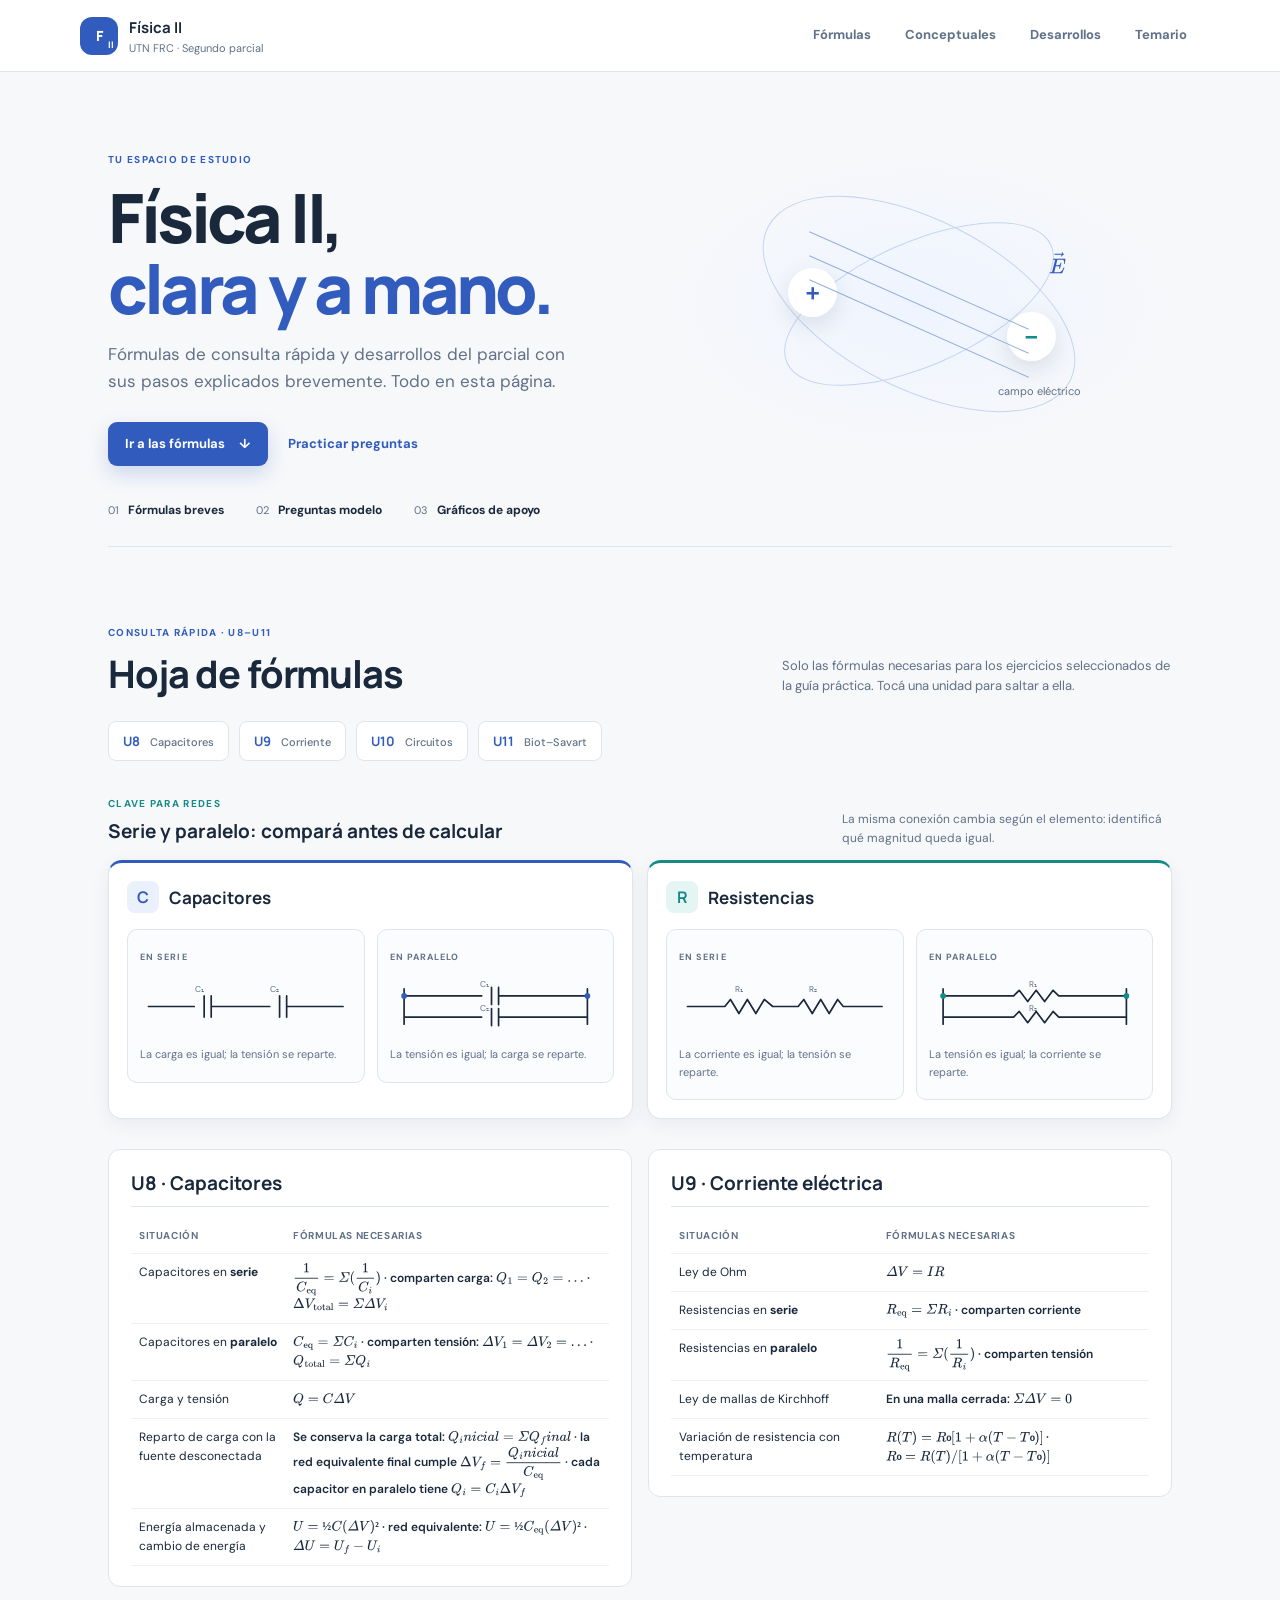
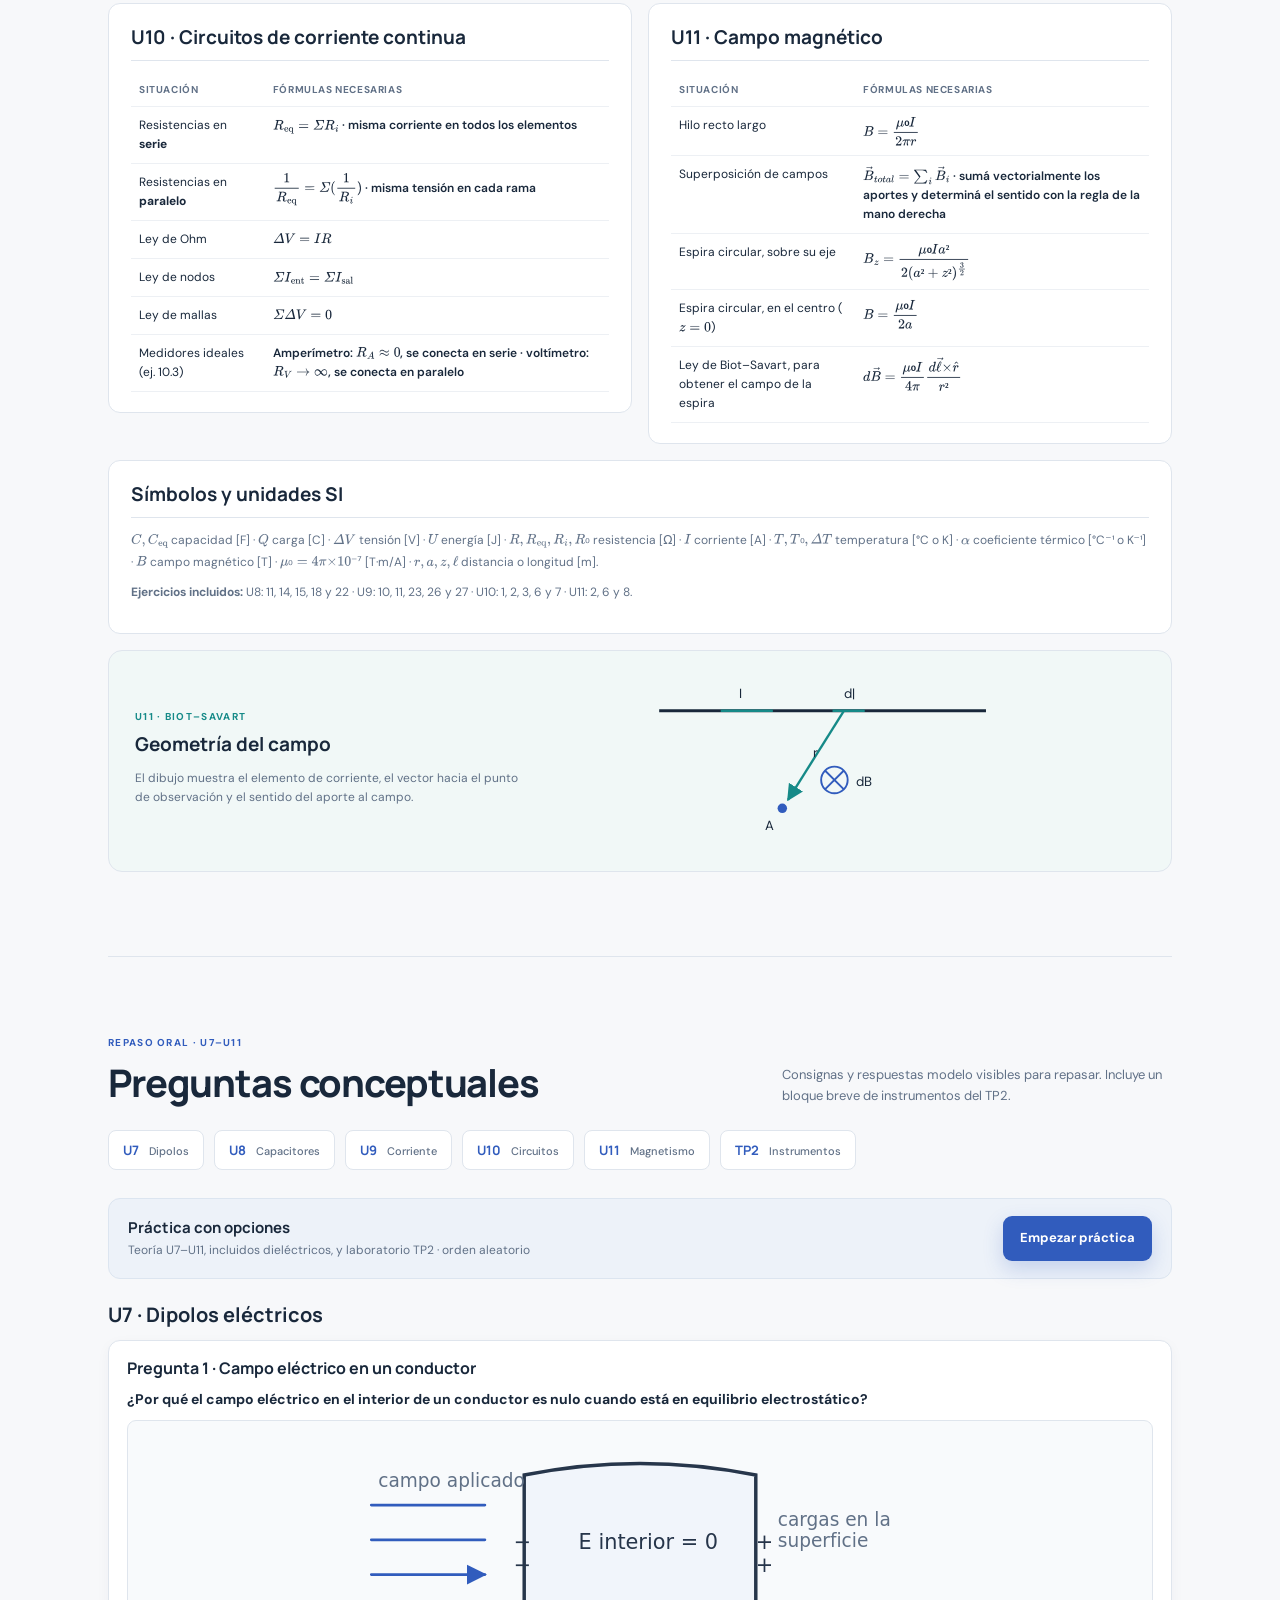
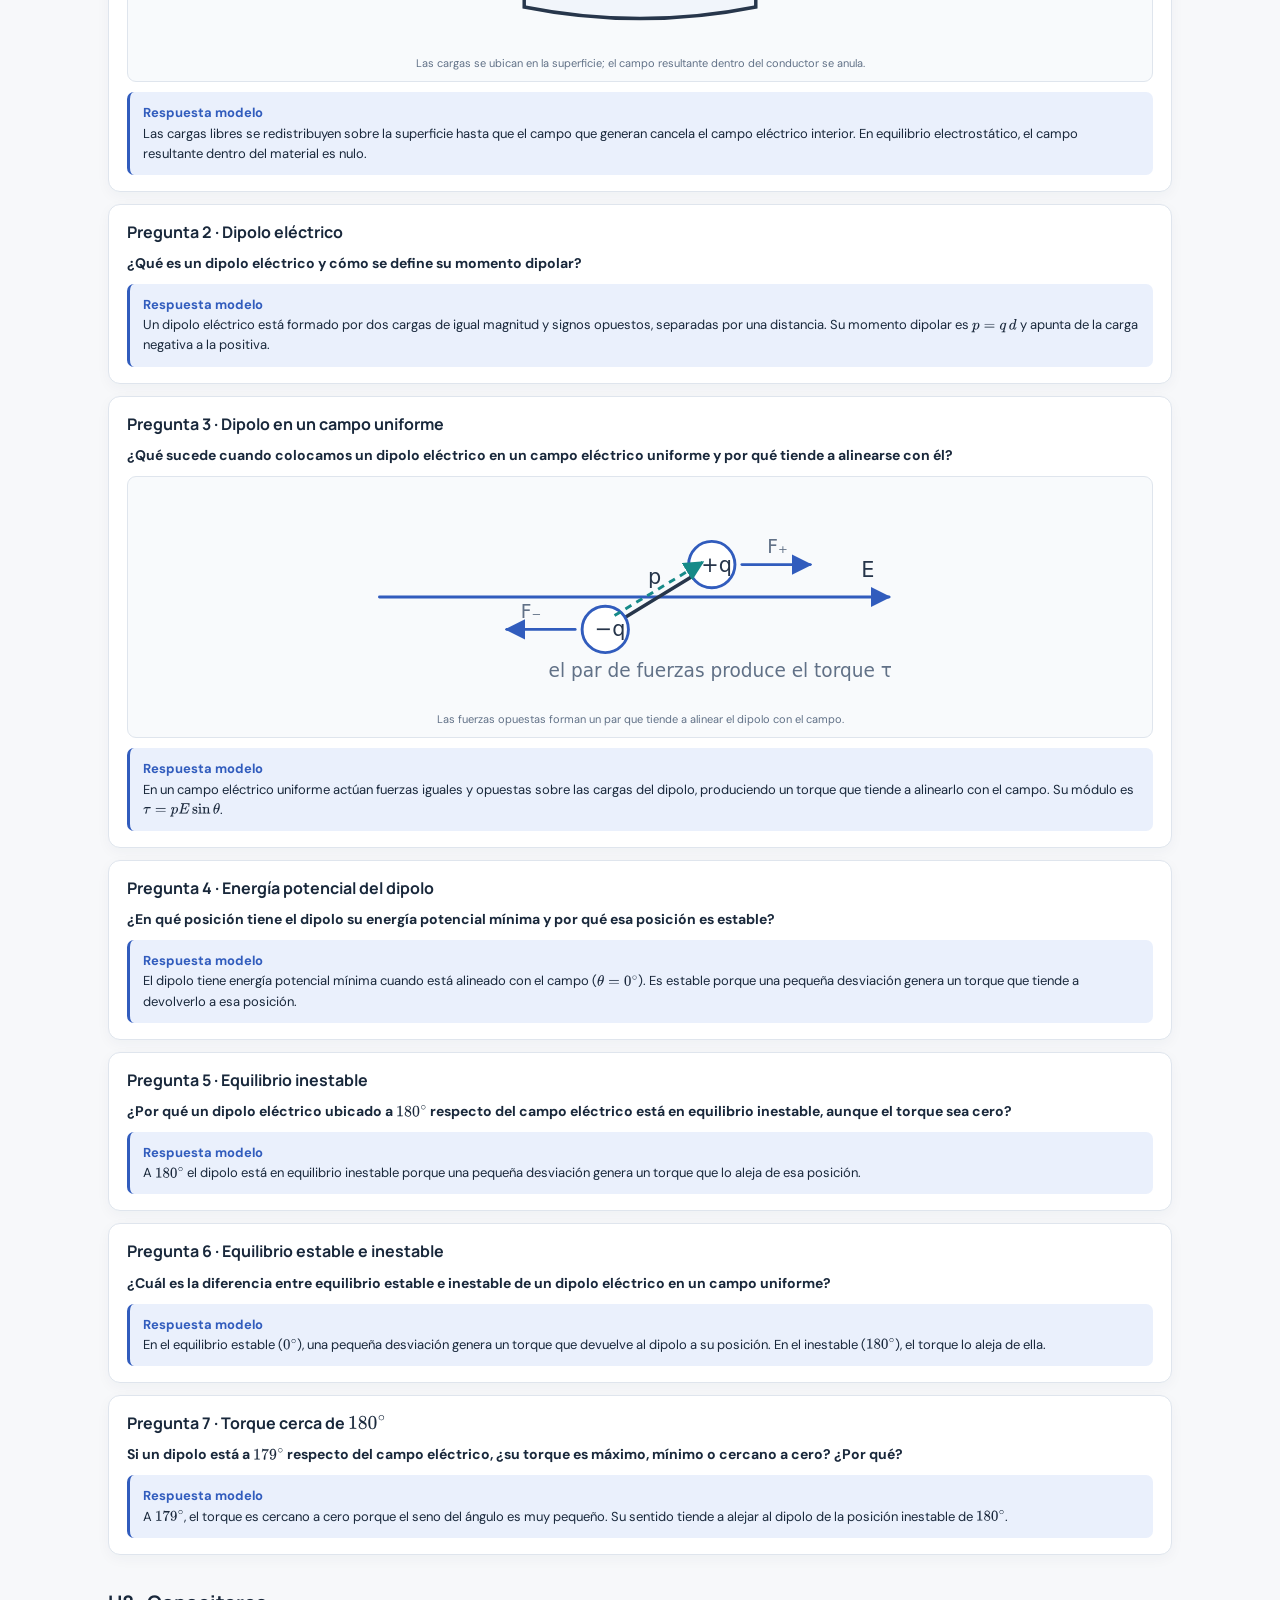
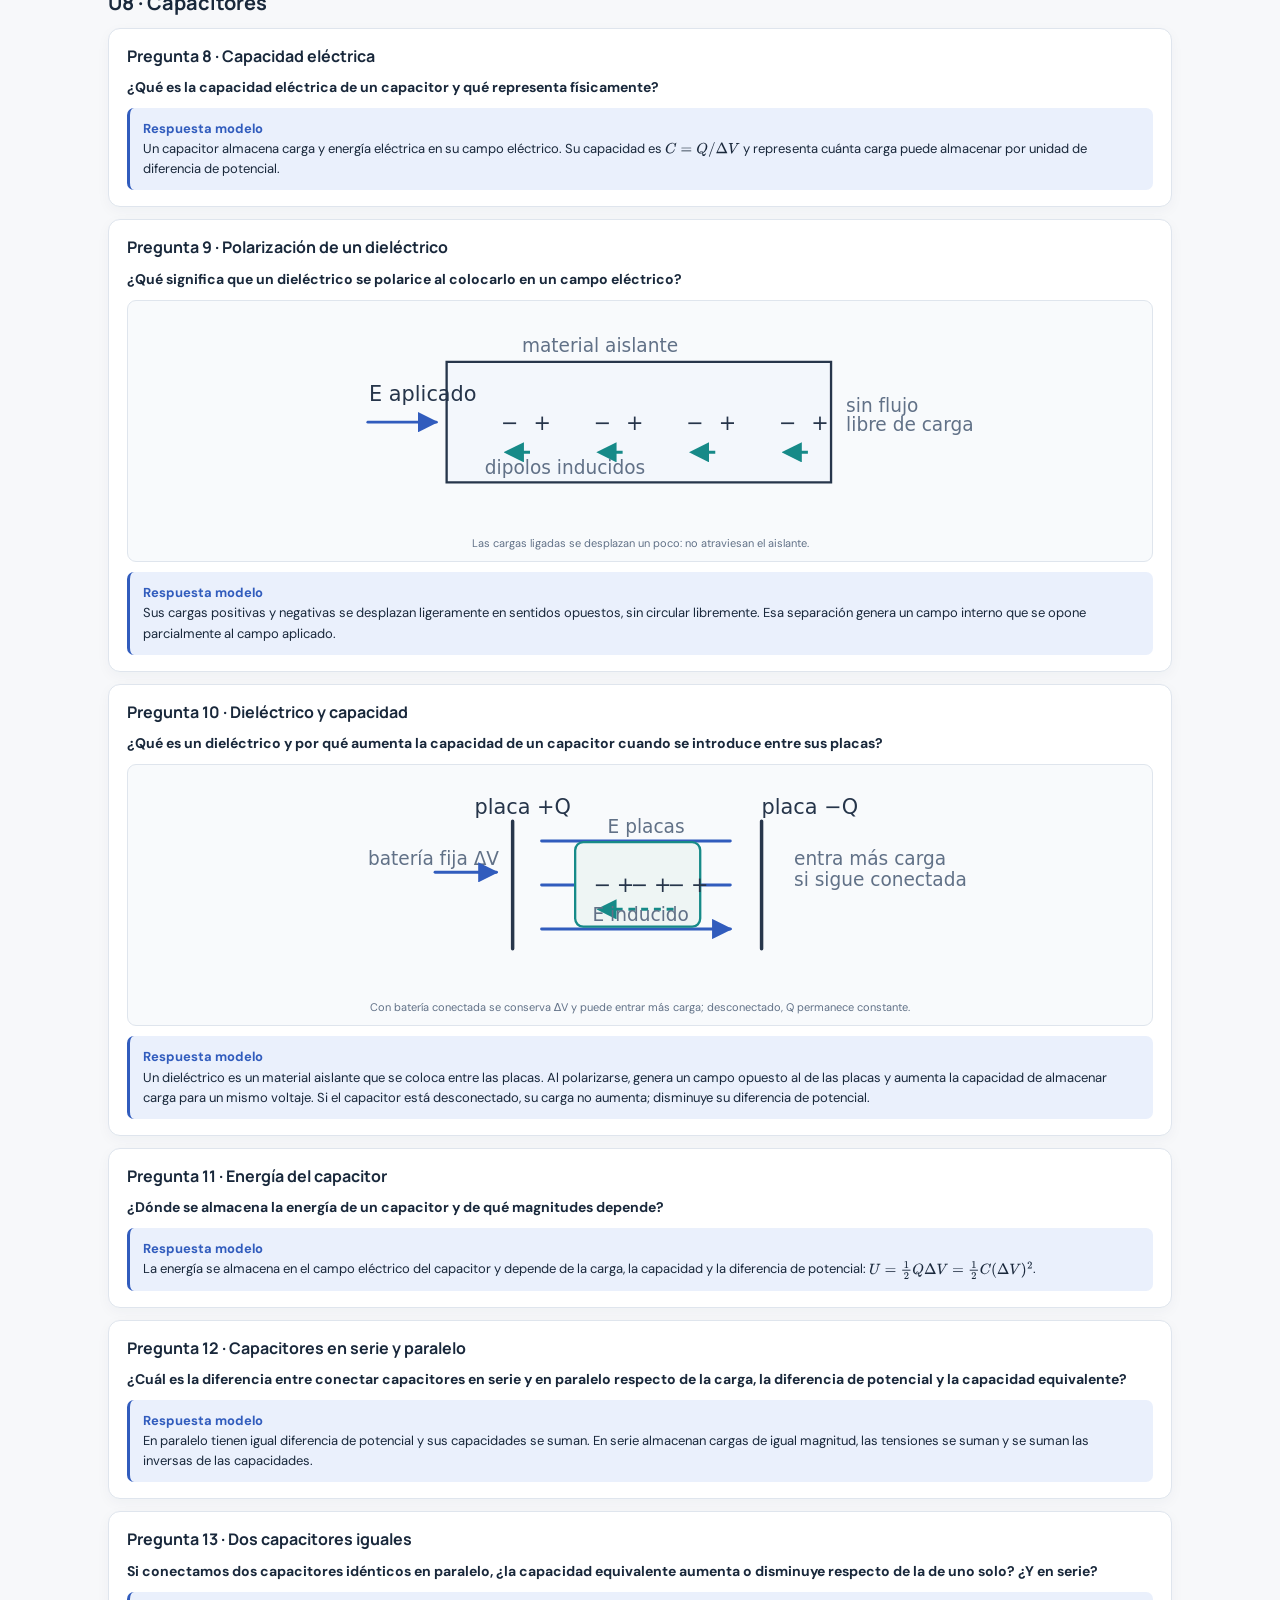
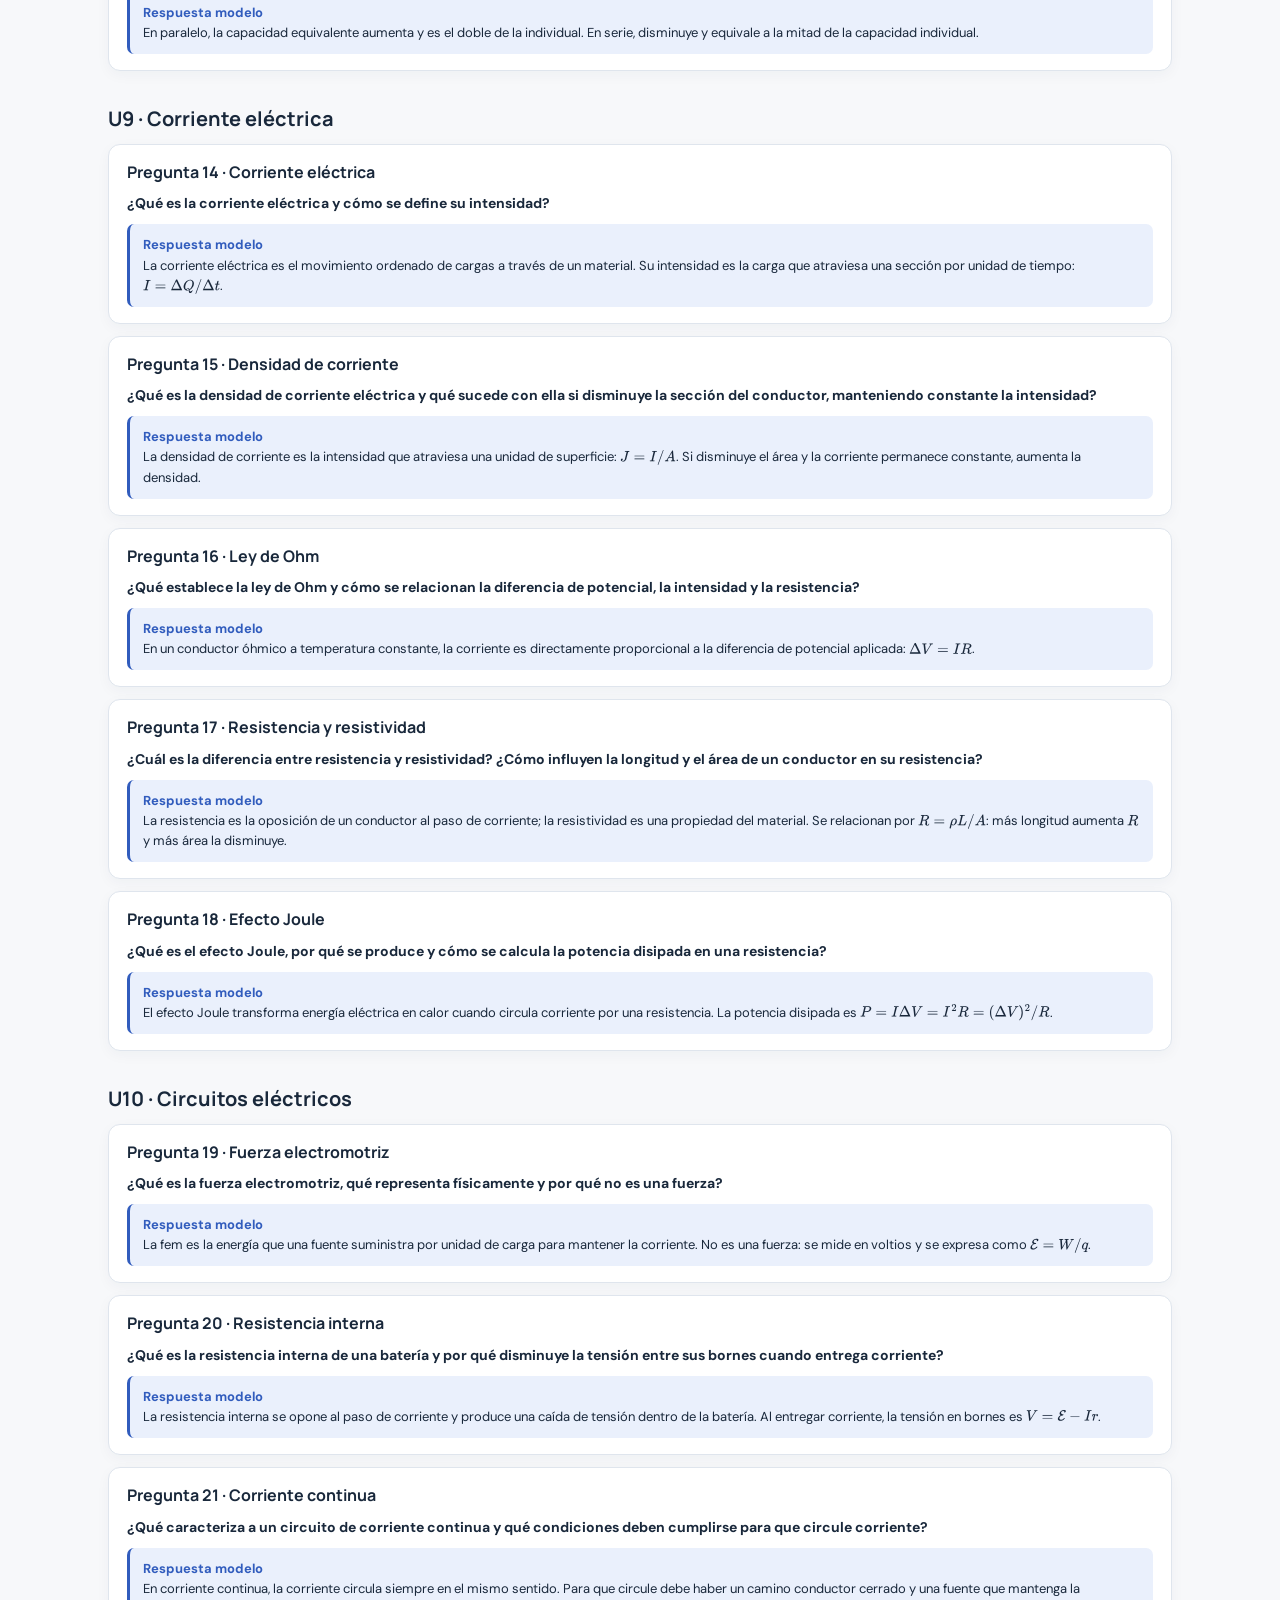
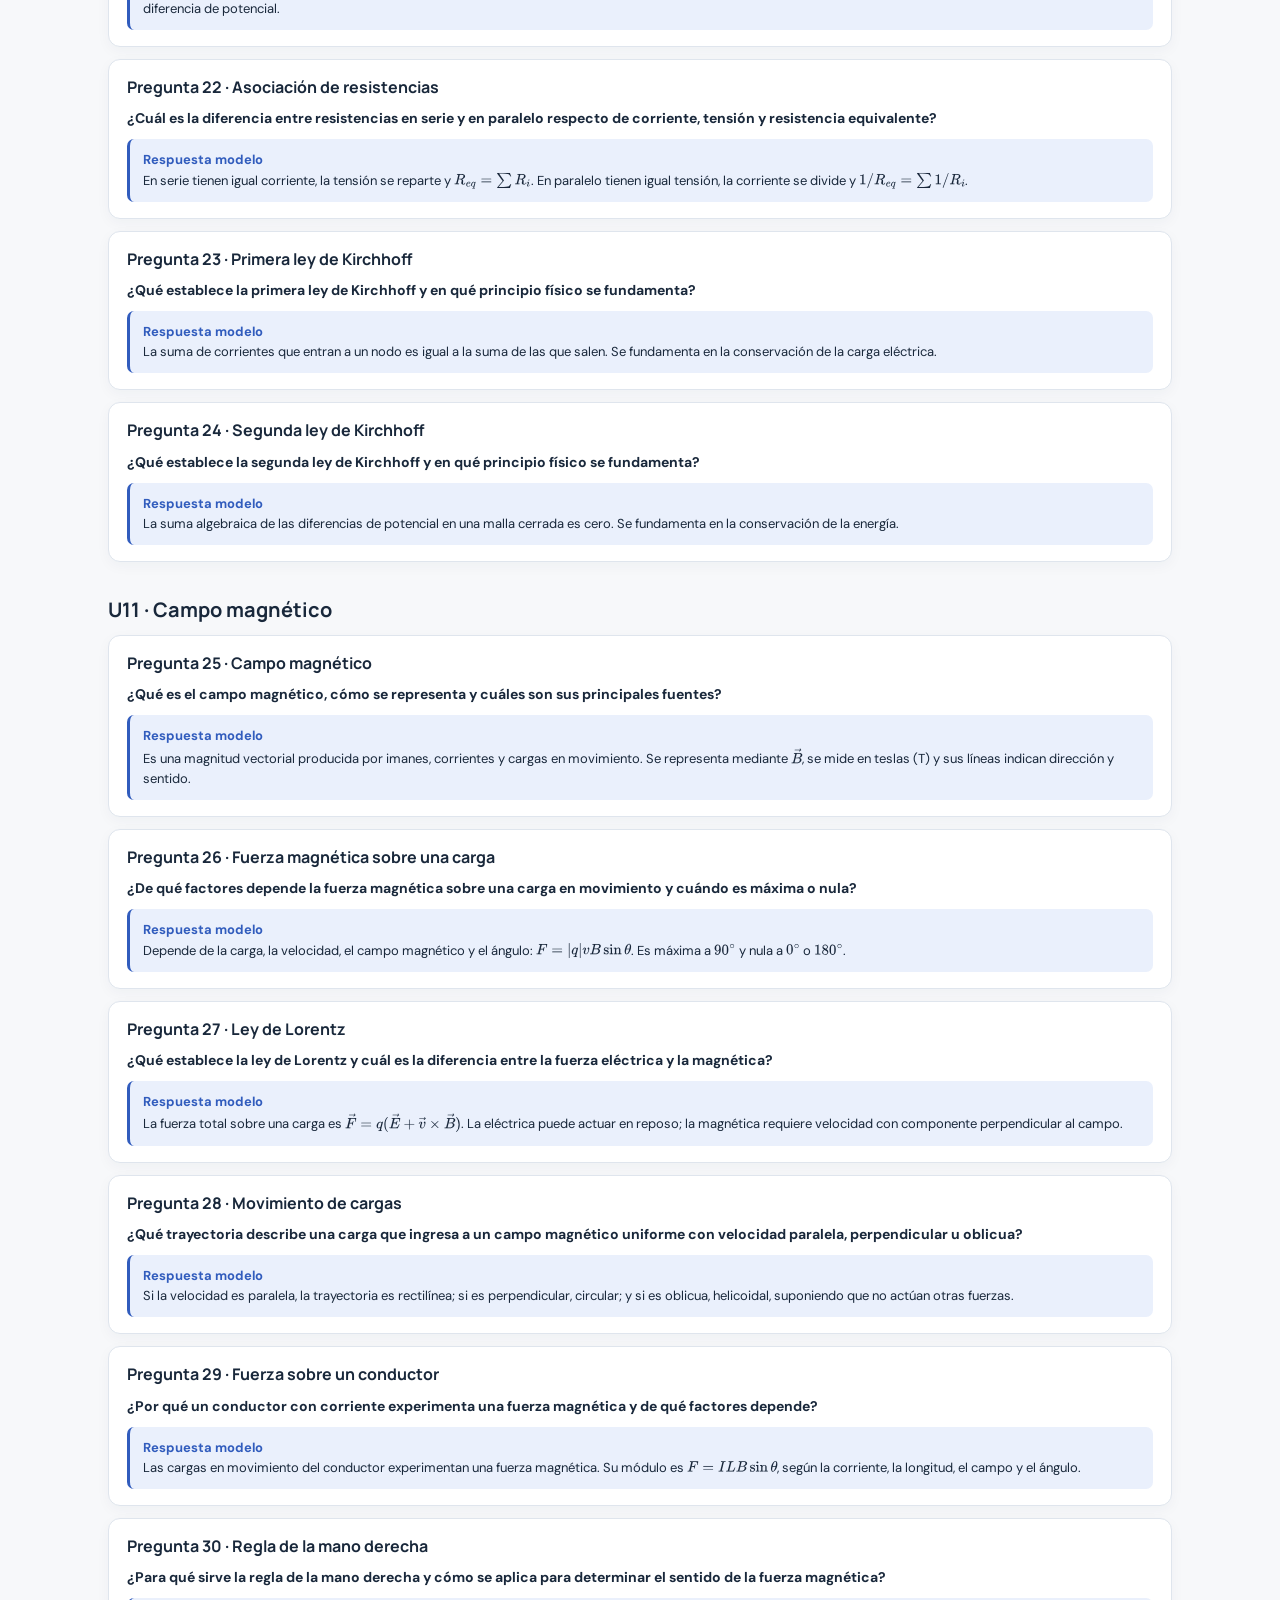
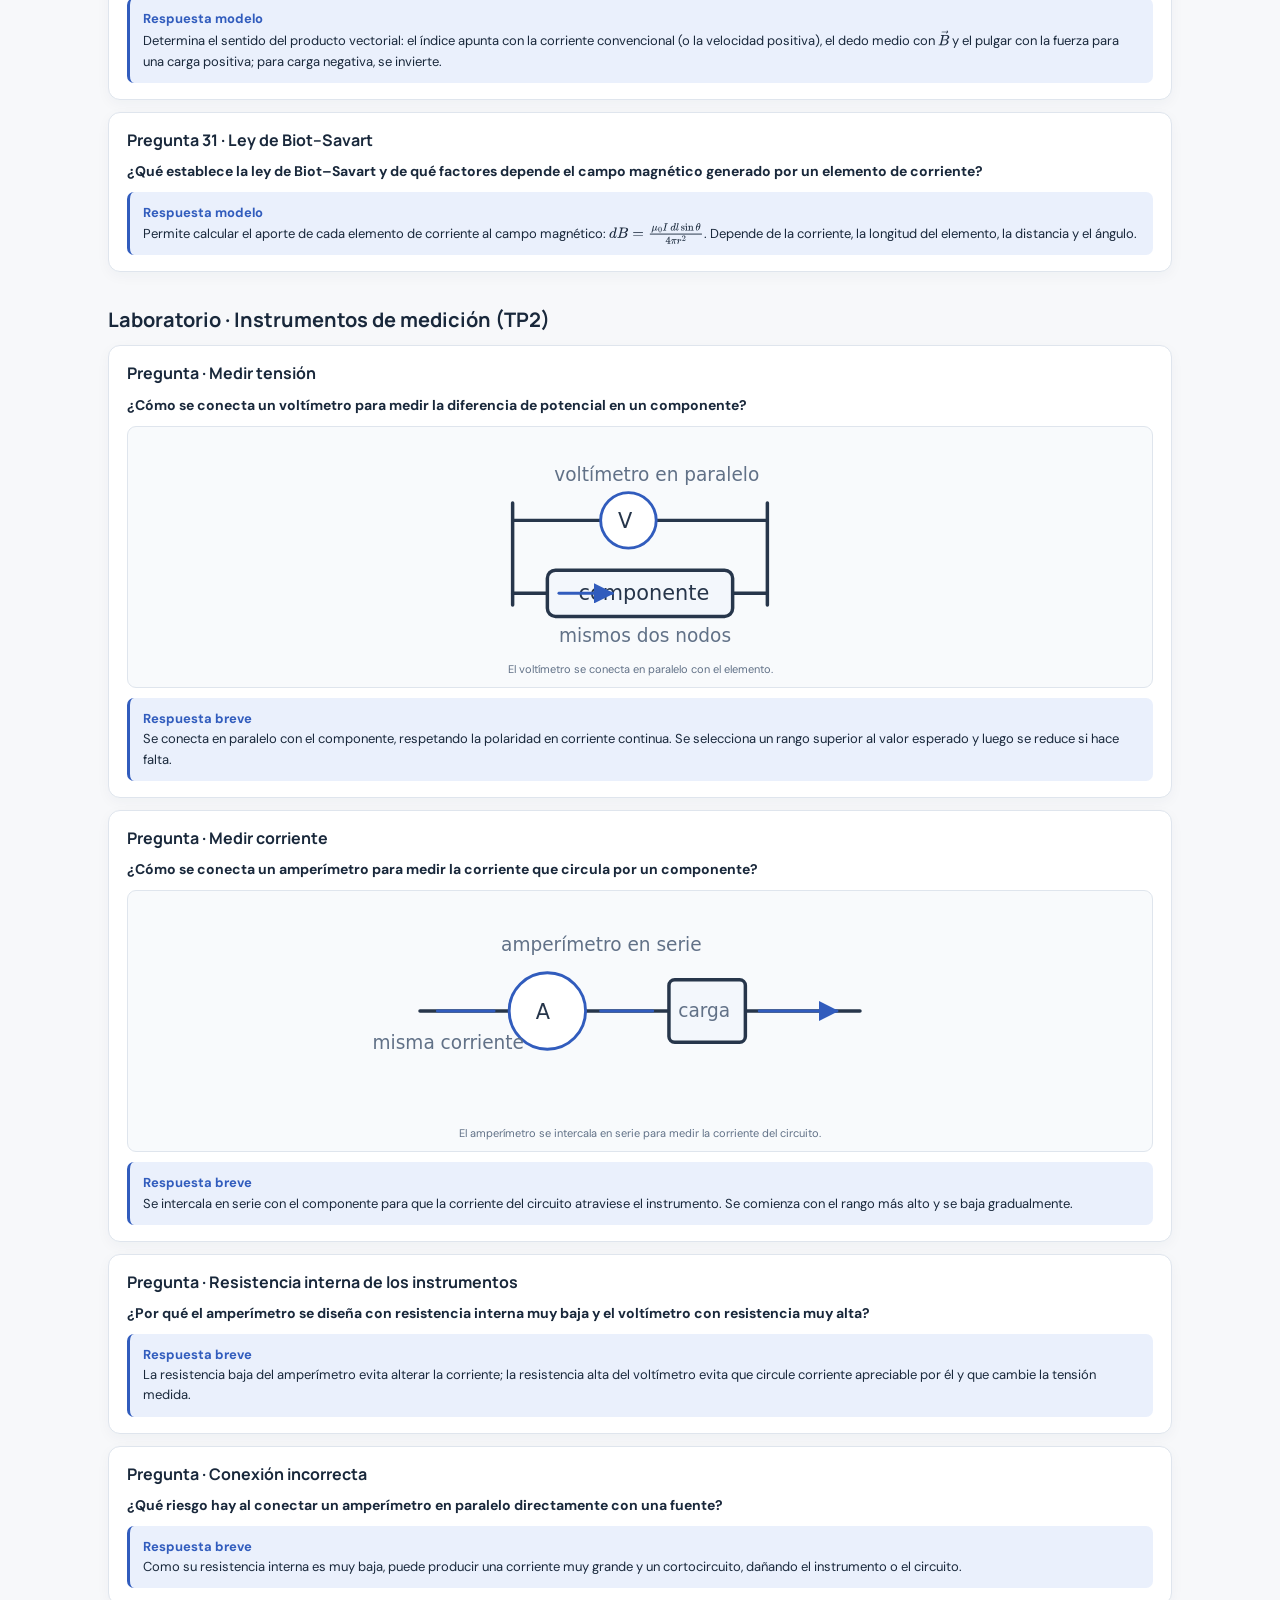
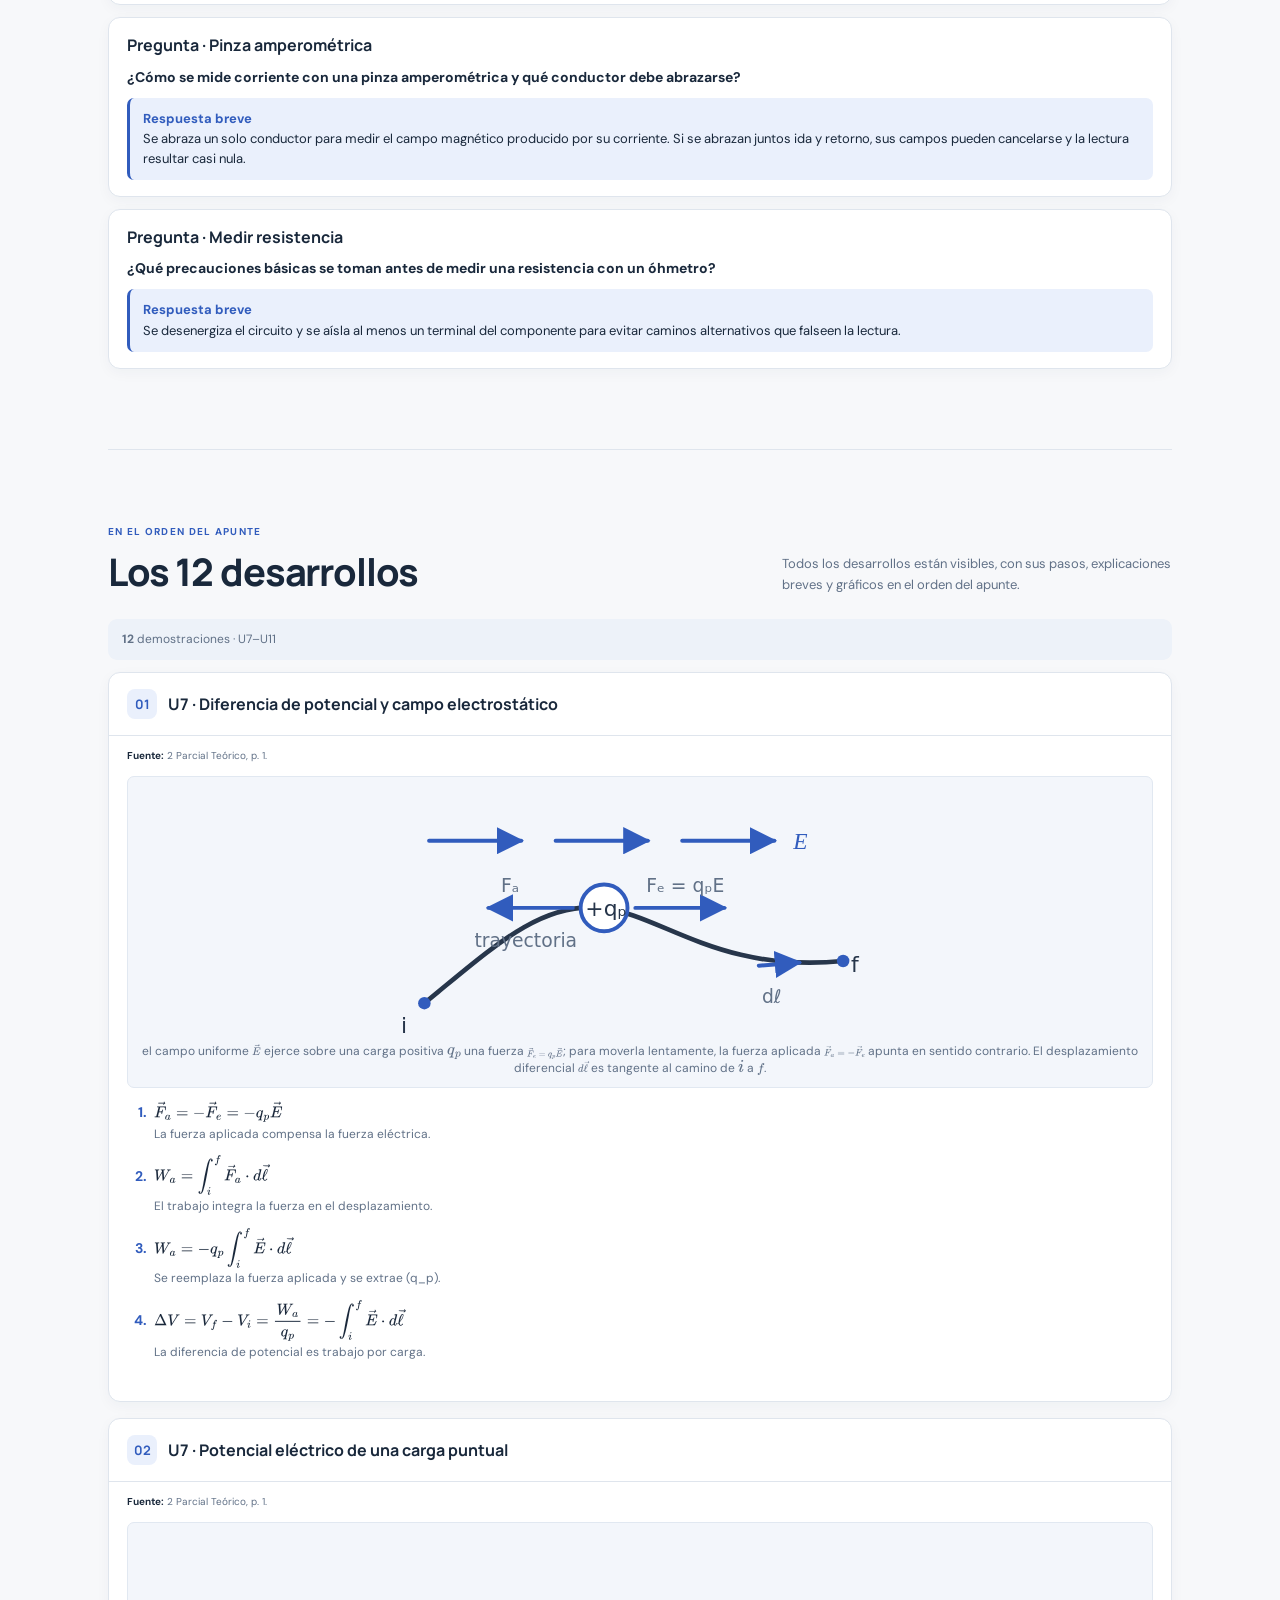
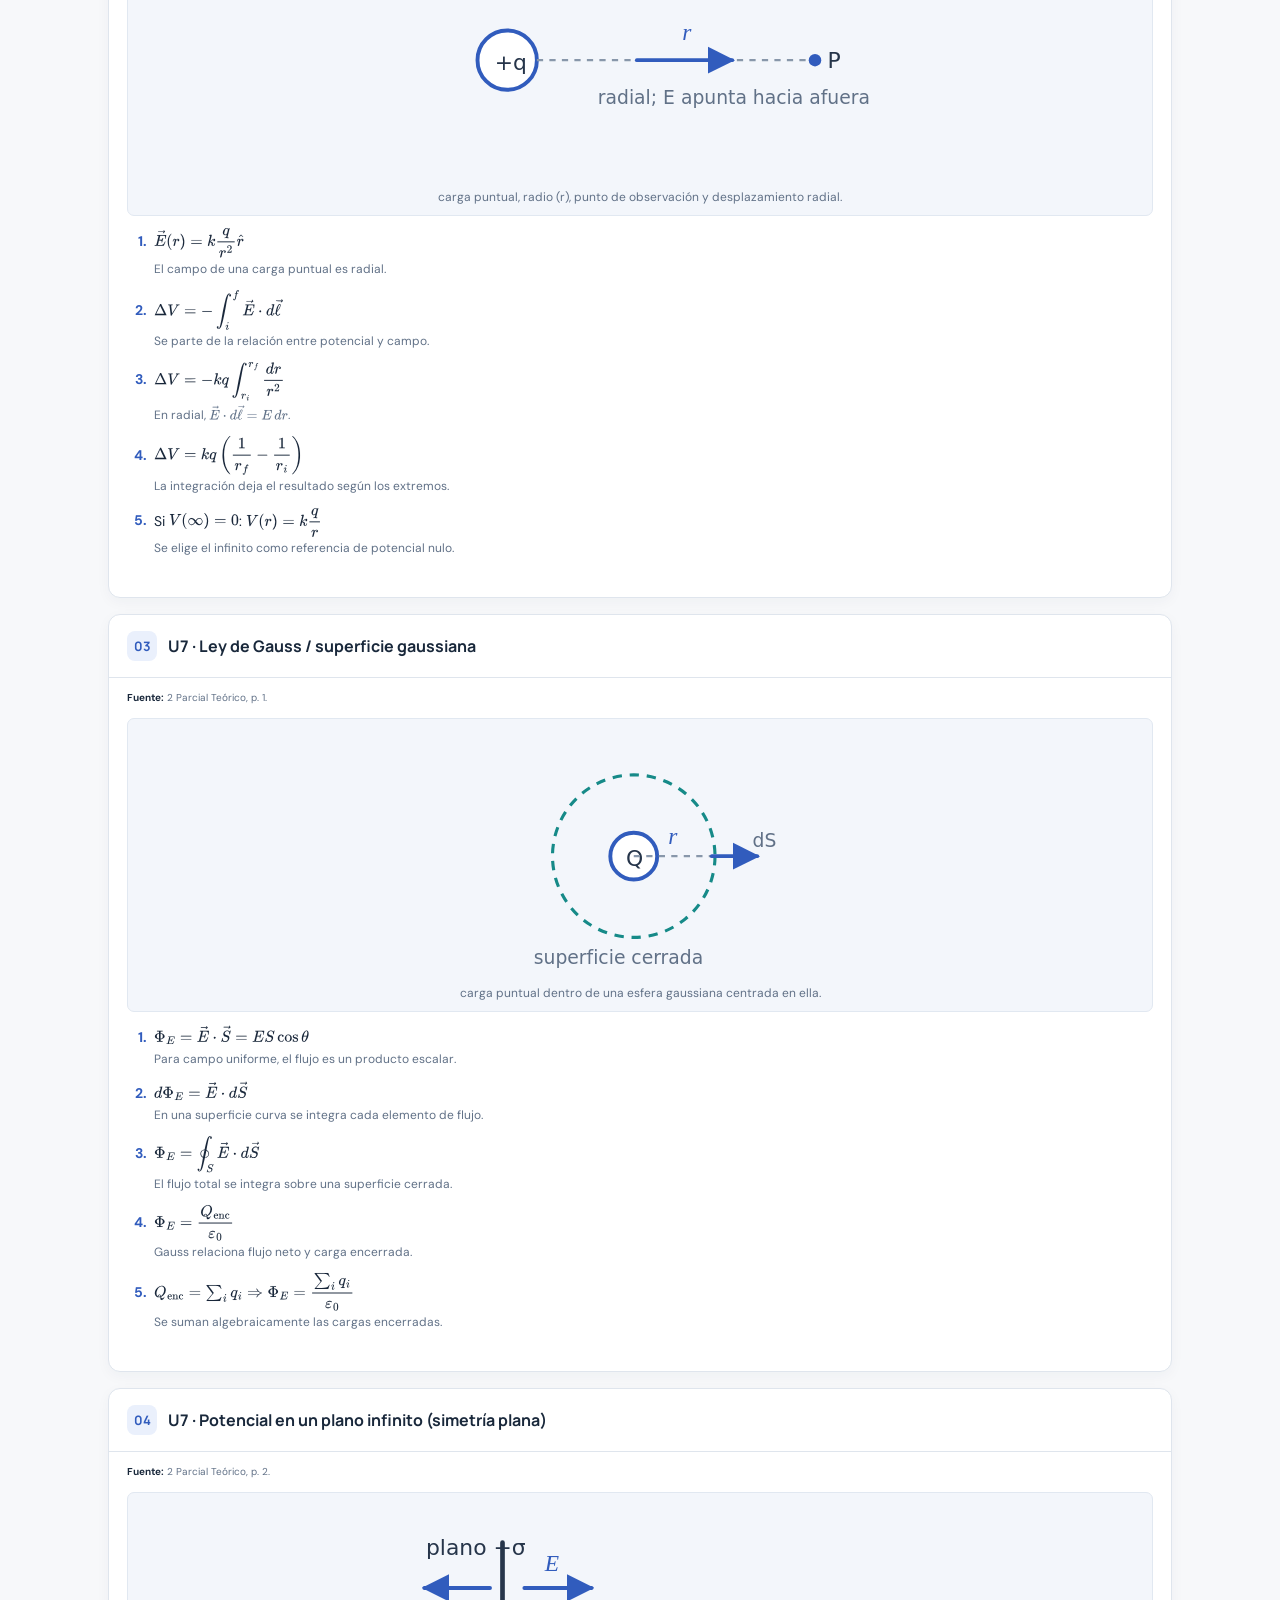
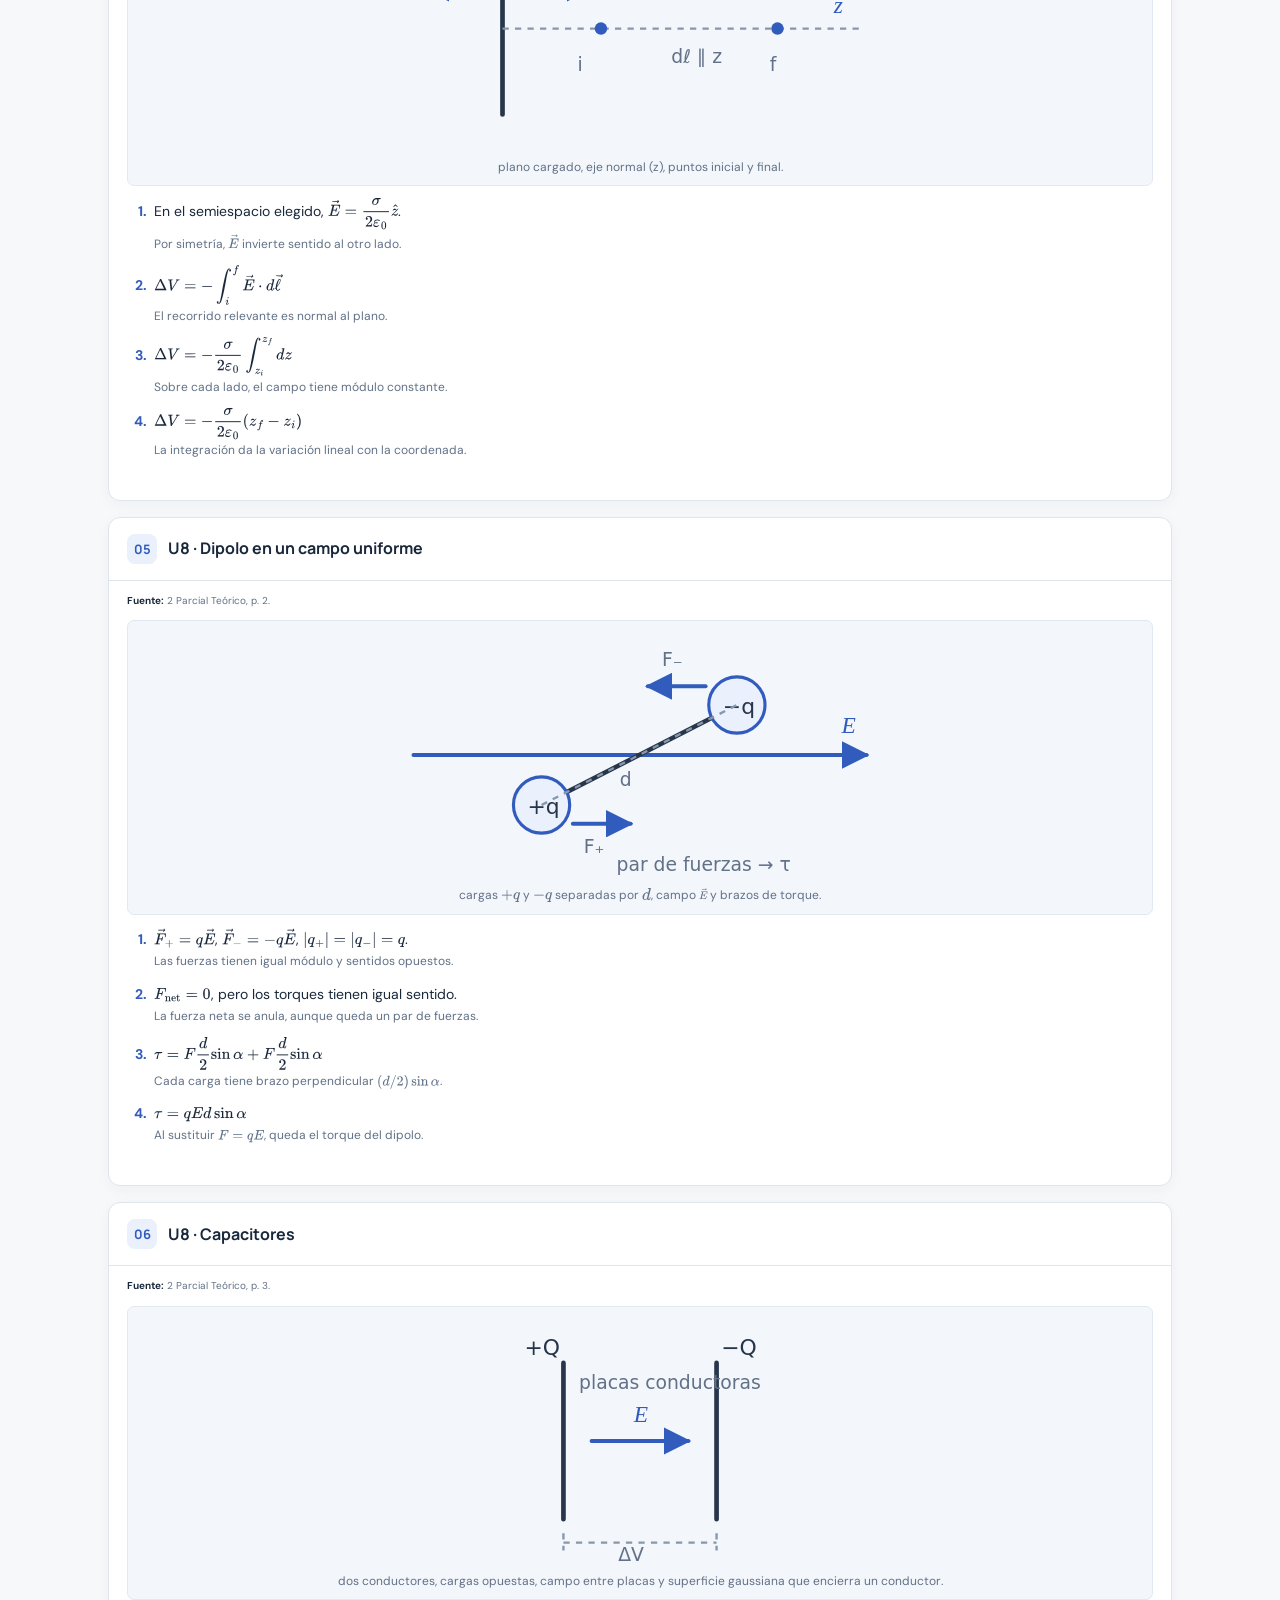
<file: index.html>
<!doctype html>
<html lang="es">
<head>
  <meta charset="utf-8">
  <meta name="viewport" content="width=device-width, initial-scale=1">
  <meta name="theme-color" content="#f7f8fa">
  <meta name="description" content="Apuntes online de Física II para el segundo parcial: fórmulas, respuestas conceptuales, instrumentos de laboratorio y desarrollos teóricos.">
  <link rel="icon" type="image/svg+xml" href="favicon.svg?v=1">
  <title>Física II · Apuntes para el segundo parcial</title>
  <link rel="stylesheet" href="css/site.css?v=7">
  <script>window.MathJax={tex:{inlineMath:[['\\(','\\)']],displayMath:[['\\[','\\]']]},svg:{fontCache:'global'},options:{enableMenu:false}};</script>
  <script src="vendor/tex-svg.js" defer></script>
  <script src="content/graficos.js?v=5" defer></script>
  <script src="js/site.js?v=8" defer></script>
  <script src="content/quiz.js?v=2" defer></script>
  <script src="js/quiz.js?v=2" defer></script>
</head>
<body>
  <header class="top">
    <a class="brand" href="#inicio" aria-label="Física II, inicio"><span class="brand-mark">F<span>II</span></span><span><b>Física II</b><small>UTN FRC · Segundo parcial</small></span></a>
    <nav aria-label="Contenido principal">
      <a href="#formulas">Fórmulas</a>
      <a href="#conceptuales">Conceptuales</a>
      <a href="#desarrollos">Desarrollos</a>
      <a href="#alcance">Temario</a>
    </nav>
  </header>

  <main id="inicio">
    <section class="hero">
      <div class="hero-copy">
        <p class="eyebrow">TU ESPACIO DE ESTUDIO</p>
        <h1>Física II,<br><em>clara y a mano.</em></h1>
        <p class="intro">Fórmulas de consulta rápida y desarrollos del parcial con sus pasos explicados brevemente. Todo en esta página.</p>
        <div class="hero-actions"><a class="button primary" href="#formulas">Ir a las fórmulas <span>↓</span></a><a class="text-link" href="#conceptuales">Practicar preguntas</a></div>
      </div>
      <div class="hero-art" aria-hidden="true">
        <div class="orbit orbit-one"></div><div class="orbit orbit-two"></div>
        <div class="charge plus">+</div><div class="charge minus">−</div>
        <div class="field-line f1"></div><div class="field-line f2"></div><div class="field-line f3"></div>
        <span class="art-label">\(\vec E\)</span><span class="art-caption">campo eléctrico</span>
      </div>
      <div class="hero-meta"><span>01 <b>Fórmulas breves</b></span><span>02 <b>Preguntas modelo</b></span><span>03 <b>Gráficos de apoyo</b></span></div>
    </section>

    <section class="section" id="formulas">
      <div class="section-head"><div><p class="eyebrow">CONSULTA RÁPIDA · U8–U11</p><h2>Hoja de fórmulas</h2></div><p>Solo las fórmulas necesarias para los ejercicios seleccionados de la guía práctica. Tocá una unidad para saltar a ella.</p></div>
      <nav class="unit-nav" aria-label="Índice de fórmulas"><a href="#u8">U8 <small>Capacitores</small></a><a href="#u9">U9 <small>Corriente</small></a><a href="#u10">U10 <small>Circuitos</small></a><a href="#u11">U11 <small>Biot–Savart</small></a></nav>
      <div class="compare-intro"><div><span class="label">CLAVE PARA REDES</span><h3>Serie y paralelo: compará antes de calcular</h3></div><p>La misma conexión cambia según el elemento: identificá qué magnitud queda igual.</p></div>
      <div class="compare-grid">
        <article class="compare-card cap"><div class="compare-title"><span class="symbol">C</span><h4>Capacitores</h4></div>
          <div class="topology"><div><b>EN SERIE</b><svg viewBox="0 0 300 70" role="img" aria-label="Dos capacitores en una rama en serie"><path d="M12 35H77 M91 20V50 M101 20V50 M101 35H184 M198 20V50 M208 20V50 M208 35H288"/><text x="78" y="15">C₁</text><text x="185" y="15">C₂</text></svg><p>La carga es igual; la tensión se reparte.</p></div>
          <div><b>EN PARALELO</b><svg viewBox="0 0 300 70" role="img" aria-label="Dos capacitores conectados entre los mismos nodos en paralelo"><path d="M20 10V60 M280 10V60 M20 20H130 M144 8V32 M154 8V32 M154 20H280 M20 50H130 M144 38V62 M154 38V62 M154 50H280"/><circle cx="20" cy="20" r="4"/><circle cx="280" cy="20" r="4"/><text x="128" y="8">C₁</text><text x="128" y="42">C₂</text></svg><p>La tensión es igual; la carga se reparte.</p></div></div>
        </article>
        <article class="compare-card res"><div class="compare-title"><span class="symbol">R</span><h4>Resistencias</h4></div>
          <div class="topology"><div><b>EN SERIE</b><svg viewBox="0 0 300 70" role="img" aria-label="Dos resistencias en una rama en serie"><path d="M12 35H65 L73 25 85 45 97 25 109 45 121 25 133 35 H169 L177 25 189 45 201 25 213 45 225 25 233 35H288"/><text x="80" y="15">R₁</text><text x="184" y="15">R₂</text></svg><p>La corriente es igual; la tensión se reparte.</p></div>
          <div><b>EN PARALELO</b><svg viewBox="0 0 300 70" role="img" aria-label="Dos resistencias conectadas entre los mismos nodos en paralelo"><path d="M20 10V60 M280 10V60 M20 20H120 L128 12 140 28 152 12 164 28 176 12 184 20H280 M20 50H120 L128 42 140 58 152 42 164 58 176 42 184 50H280"/><circle cx="20" cy="20" r="4"/><circle cx="280" cy="20" r="4"/><text x="142" y="8">R₁</text><text x="142" y="42">R₂</text></svg><p>La tensión es igual; la corriente se reparte.</p></div></div>
        </article>
      </div>
      <div id="formula-content" class="formula-content"></div>
      <figure class="graphic-card biot-card"><div class="graphic-copy"><span class="label">U11 · BIOT–SAVART</span><h3>Geometría del campo</h3><p>El dibujo muestra el elemento de corriente, el vector hacia el punto de observación y el sentido del aporte al campo.</p></div><svg viewBox="0 0 420 190" role="img" aria-label="Elemento de corriente dl, punto A y vector r entre ambos"><path class="wire" d="M35 42H380"/><path class="arrow" d="M100 42H155"/><text x="119" y="28">I</text><path class="geom" d="M230 42L165 145"/><circle class="point" cx="165" cy="145" r="5"/><text x="147" y="168">A</text><text x="197" y="91">r</text><path class="arrow" d="M218 42H252"/><text x="230" y="28">dℓ</text><circle class="field" cx="220" cy="115" r="14"/><path class="field" d="M210 105L230 125M230 105L210 125"/><text x="243" y="121">dB</text></svg></figure>
    </section>

    <section class="section question-section" id="conceptuales">
      <div class="section-head"><div><p class="eyebrow">REPASO ORAL · U7–U11</p><h2>Preguntas conceptuales</h2></div><p>Consignas y respuestas modelo visibles para repasar. Incluye un bloque breve de instrumentos del TP2.</p></div>
      <nav class="unit-nav" aria-label="Índice de preguntas"><a href="#preguntas-u7">U7 <small>Dipolos</small></a><a href="#preguntas-u8">U8 <small>Capacitores</small></a><a href="#preguntas-u9">U9 <small>Corriente</small></a><a href="#preguntas-u10">U10 <small>Circuitos</small></a><a href="#preguntas-u11">U11 <small>Magnetismo</small></a><a href="#preguntas-lab">TP2 <small>Instrumentos</small></a></nav>
      <div class="quiz-launch"><div><b>Práctica con opciones</b><span>Teoría U7–U11, incluidos dieléctricos, y laboratorio TP2 · orden aleatorio</span></div><button class="button primary" id="start-quiz" type="button">Empezar práctica</button></div>
      <div id="quiz-app" class="quiz-app" hidden></div>
      <div id="question-content" class="question-content"></div>
    </section>

    <section class="section derivation-section" id="desarrollos">
      <div class="section-head"><div><p class="eyebrow">EN EL ORDEN DEL APUNTE</p><h2>Los 12 desarrollos</h2></div><p>Todos los desarrollos están visibles, con sus pasos, explicaciones breves y gráficos en el orden del apunte.</p></div>
      <div class="dev-toolbar"><span><b>12</b> demostraciones · U7–U11</span></div>
      <div id="development-content" class="development-content"></div>
    </section>

    <section class="section scope" id="alcance"><div><p class="eyebrow">ÍNDICE DEL TEMARIO</p><h2>Qué entra en este material</h2><p>Contenido organizado para el segundo parcial de Física II, UTN FRC.</p></div><div class="scope-grid"><div><b>U7</b><span>Potencial electrostático y ley de Gauss</span></div><div><b>U8</b><span>Capacitores, carga y circuitos equivalentes</span></div><div><b>U9</b><span>Corriente, resistividad, potencia y circuitos RC</span></div><div><b>U10</b><span>Corriente continua, Kirchhoff e instrumentos</span></div><div><b>U11</b><span>Magnetismo hasta la ley de Biot–Savart inclusive</span></div></div><p class="scope-note">En la hoja práctica de U8 no se incluyen dieléctricos. En U11 quedan fuera Ampère, solenoides, toroides y fuerzas magnéticas prácticas. El desarrollo teórico de Lorentz se mantiene porque aparece en el apunte del profesor.</p></section>
  </main>
  <footer><a class="brand" href="#inicio"><span class="brand-mark">F<span>II</span></span><span><b>Física II</b><small>UTN FRC</small></span></a><span>Material de estudio · Segundo parcial</span><a href="#inicio">Volver arriba ↑</a></footer>
</body>
</html>
</file>
<file: css/site.css>
@import url('https://fonts.googleapis.com/css2?family=DM+Sans:wght@400;500;600;700&family=Manrope:wght@400;500;600;700;800&display=swap');
:root{--ink:#19283b;--muted:#617187;--paper:#f7f8fa;--white:#fff;--line:#dfe5ed;--blue:#315cbd;--blue-soft:#eaf0fc;--teal:#168a88;--teal-soft:#e5f5f3;--gold:#e3ae4e;--gold-soft:#fff5df;--purple:#7554a5;--shadow:0 16px 44px rgba(31,52,81,.08);font-family:'DM Sans',system-ui,sans-serif;color:var(--ink);scroll-behavior:smooth;scroll-padding-top:90px}
*{box-sizing:border-box}body{margin:0;background:var(--paper);line-height:1.58}a{color:inherit}button{font:inherit;color:inherit}svg{max-width:100%}mjx-container{overflow-x:auto;overflow-y:hidden;max-width:100%;padding:2px 0}
.top{height:72px;background:rgba(255,255,255,.94);backdrop-filter:blur(14px);border-bottom:1px solid var(--line);position:sticky;top:0;z-index:20;display:flex;align-items:center;justify-content:space-between;padding:0 max(calc((100vw - 1120px)/2),28px)}.brand{display:flex;align-items:center;gap:11px;text-decoration:none;line-height:1.18}.brand b{display:block;font:700 15px Manrope,sans-serif}.brand small{display:block;font-size:11px;color:var(--muted);margin-top:4px}.brand-mark{width:38px;height:38px;border-radius:12px;background:var(--blue);color:white;display:grid;place-content:center;font:800 14px Manrope,sans-serif;position:relative}.brand-mark span{font-size:9px;position:absolute;right:4px;bottom:4px}.top nav{display:flex;gap:8px}.top nav a{text-decoration:none;color:var(--muted);font-size:13px;font-weight:700;padding:9px 13px;border-radius:9px}.top nav a:hover{background:var(--blue-soft);color:var(--blue)}
main{max-width:1120px;margin:auto;padding:0 28px}.hero{min-height:440px;padding:70px 0 26px;display:grid;grid-template-columns:1.05fr .95fr;align-items:center;position:relative;border-bottom:1px solid var(--line)}.hero-copy{max-width:550px}.eyebrow,.label{color:var(--blue);font-weight:700;letter-spacing:.13em;font-size:10px}.hero h1{font:800 clamp(40px,6vw,68px)/1.04 Manrope,sans-serif;letter-spacing:-.05em;margin:14px 0 18px}.hero h1 em{font-style:normal;color:var(--blue)}.intro{font-size:17px;color:var(--muted);max-width:460px}.hero-actions{display:flex;gap:20px;align-items:center;margin-top:27px}.button{display:inline-flex;text-decoration:none;align-items:center;gap:14px;border-radius:9px;padding:12px 17px;font-size:13px;font-weight:700}.button.primary{background:var(--blue);color:white;box-shadow:0 8px 20px #315cbd36}.text-link{font-size:13px;font-weight:700;color:var(--blue);text-decoration:none}.hero-art{height:300px;position:relative;display:grid;place-items:center;overflow:hidden;border-radius:24px;background:radial-gradient(ellipse at center,#eef4ff 0%,#f7f8fa 70%)}.orbit{border:1px solid #c3d4f2;border-radius:50%;position:absolute;transform:rotate(-24deg)}.orbit-one{width:290px;height:124px}.orbit-two{width:340px;height:170px;transform:rotate(27deg)}.charge{position:absolute;width:49px;height:49px;border-radius:50%;display:grid;place-items:center;font:700 27px Manrope;background:white;box-shadow:0 8px 22px #273d5a20}.charge.plus{color:var(--blue);left:24%;top:38%}.charge.minus{color:var(--teal);right:23%;bottom:31%}.field-line{height:1px;width:240px;position:absolute;background:#91addb;transform:rotate(24deg)}.f1{top:42%}.f2{top:50%}.f3{top:58%}.art-label{position:absolute;right:21%;top:32%;font-size:19px;color:var(--blue)}.art-caption{position:absolute;right:18%;bottom:18%;font-size:11px;color:var(--muted)}.hero-meta{grid-column:1/-1;display:flex;gap:32px;margin-top:35px;color:var(--muted);font-size:11px}.hero-meta span{display:flex;gap:9px;align-items:center}.hero-meta span::first-letter{color:var(--blue)}.hero-meta b{color:var(--ink);font-size:12px}
.section{padding:68px 0;border-bottom:1px solid var(--line)}.section-head{display:flex;justify-content:space-between;gap:30px;align-items:end;margin-bottom:24px}.section-head h2,.scope h2{font:750 clamp(26px,3.4vw,38px)/1.2 Manrope,sans-serif;letter-spacing:-.03em;margin:6px 0 0}.section-head>p{margin:0;max-width:390px;color:var(--muted);font-size:13px}.unit-nav{display:flex;gap:10px;margin:0 0 28px;flex-wrap:wrap}.unit-nav a{display:flex;align-items:baseline;gap:10px;padding:10px 14px;background:white;border:1px solid var(--line);border-radius:8px;text-decoration:none;font-weight:800;color:var(--blue);font:700 13px Manrope,sans-serif}.unit-nav small{font:500 11px 'DM Sans',sans-serif;color:var(--muted)}.compare-intro{display:flex;justify-content:space-between;align-items:end;margin-bottom:12px}.compare-intro h3{font:700 19px Manrope,sans-serif;margin:4px 0}.compare-intro p{max-width:330px;color:var(--muted);font-size:12px;margin:0}.label{color:var(--teal)}.compare-grid{display:grid;grid-template-columns:1fr 1fr;gap:14px}.compare-card{background:white;border:1px solid var(--line);border-radius:14px;padding:18px;box-shadow:0 5px 18px #1c365312}.compare-card.cap{border-top:3px solid var(--blue)}.compare-card.res{border-top:3px solid var(--teal)}.compare-title{display:flex;align-items:center;gap:10px;margin-bottom:16px}.compare-title h4{margin:0;font:700 17px Manrope,sans-serif}.symbol{width:32px;height:32px;border-radius:8px;display:grid;place-items:center;background:var(--blue-soft);color:var(--blue);font:700 16px Manrope}.res .symbol{background:var(--teal-soft);color:var(--teal)}.topology{display:grid;grid-template-columns:1fr 1fr;gap:12px}.topology>div{padding:12px;border:1px solid var(--line);border-radius:10px;background:#fbfcfe;min-width:0}.topology b{font-size:9px;letter-spacing:.12em;color:var(--muted)}.topology svg{display:block;width:100%;height:67px;margin:6px 0}.topology svg path{fill:none;stroke:var(--ink);stroke-width:2.4;stroke-linecap:round;stroke-linejoin:round}.topology svg text{font:12px 'DM Sans';fill:var(--muted)}.topology svg circle{fill:var(--blue)}.res .topology svg circle{fill:var(--teal)}.topology p{font-size:11px;color:var(--muted);margin:2px 0 6px}.topology strong{color:var(--ink)}.equation{color:var(--ink);font-weight:700;font-size:14px}.compare-card .equation{padding:7px 9px;background:var(--blue-soft);border-radius:6px;display:inline-block}.res .equation{background:var(--teal-soft)}
.graphic-card{background:white;border:1px solid var(--line);border-radius:14px;padding:20px 26px;display:grid;grid-template-columns:1fr 1.1fr;align-items:center;gap:20px;margin:16px 0}.graphic-copy h3{font:700 19px Manrope,sans-serif;margin:4px 0}.graphic-copy p{font-size:12px;color:var(--muted);max-width:390px}.rc-plot{width:100%;height:auto;max-height:190px}.rc-plot .axis{stroke:#617187;stroke-width:1.6;fill:none}.rc-plot .guide{stroke:#c8d3e0;stroke-dasharray:5 5;fill:none}.rc-plot .curve{stroke:var(--blue);stroke-width:4;fill:none;stroke-linecap:round}.rc-plot text{font:12px 'DM Sans';fill:var(--muted)}.formula-content{margin-top:30px;display:grid;grid-template-columns:1fr 1fr;gap:16px;align-items:start}.formula-content>article{background:white;border:1px solid var(--line);border-radius:12px;padding:20px 22px;min-width:0;scroll-margin-top:88px}.formula-content h2{font:700 19px Manrope,sans-serif;border-bottom:1px solid var(--line);padding-bottom:10px;margin:0 0 12px}.formula-content h3{font:700 15px Manrope,sans-serif;margin:20px 0 8px}.formula-content table{width:100%;border-collapse:collapse;font-size:12px}.formula-content th,.formula-content td{text-align:left;padding:9px 8px;border-bottom:1px solid #edf0f4;vertical-align:top}.formula-content th{color:var(--muted);font-size:10px;text-transform:uppercase;letter-spacing:.06em}.formula-content td:last-child{font-weight:600}.formula-content p{font-size:12px;color:var(--muted);margin:9px 0}.formula-content article:last-child{grid-column:1/-1}.formula-content article:last-child p{line-height:1.8}.formula-content article:last-child code{white-space:normal}.biot-card{background:#f1f8f7}.biot-card .label{color:var(--teal)}.biot-card svg{max-height:180px}.biot-card svg .wire{stroke:var(--ink);stroke-width:3}.biot-card svg .arrow,.biot-card svg .geom{stroke:var(--teal);stroke-width:2.5;fill:none}.biot-card svg .point{fill:var(--blue)}.biot-card svg .field{stroke:var(--blue);stroke-width:2;fill:none}.biot-card svg text{font:14px 'DM Sans';fill:var(--ink)}
.derivation-section{padding-top:64px}.dev-toolbar{display:flex;justify-content:space-between;align-items:center;padding:11px 14px;background:#edf2f9;border-radius:9px;color:var(--muted);font-size:12px;margin:0 0 12px}.dev-toolbar button{border:0;background:none;color:var(--blue);font-weight:700;cursor:pointer}.development-content{display:grid;grid-template-columns:1fr 1fr;gap:12px;align-items:start}.development-content details{border:1px solid var(--line);border-radius:10px;background:white;overflow:hidden;scroll-margin-top:88px}.development-content details[open]{grid-row:span 1}.development-content summary{list-style:none;cursor:pointer;padding:15px 17px;font:700 13px Manrope,sans-serif;display:flex;gap:10px;align-items:center}.development-content summary::-webkit-details-marker{display:none}.development-content summary::before{content:'+';display:grid;place-items:center;flex:none;width:24px;height:24px;border-radius:7px;background:var(--blue-soft);color:var(--blue);font-size:16px}.development-content details[open] summary::before{content:'−'}.development-content .dev-body{padding:0 17px 17px;border-top:1px solid var(--line)}.development-content .dev-meta{font-size:10px;color:var(--muted);margin:12px 0}.development-content .dev-drawing{padding:9px 12px;background:#f3f6fb;border-radius:7px;color:var(--muted);font-size:11px;margin:10px 0}.development-content ol{padding-left:23px;margin:12px 0}.development-content li{padding:0 0 12px 4px;font-size:13px}.development-content li::marker{color:var(--blue);font-weight:700}.development-content li p{margin:3px 0 0;color:var(--muted);font-size:10px;white-space:nowrap;overflow:hidden;text-overflow:ellipsis}.development-content .dev-note{padding:10px 12px;border-radius:7px;background:var(--gold-soft);color:#7e5a17;font-size:11px;margin:10px 0}.development-content .dev-body strong{color:var(--ink)}
.scope{display:grid;grid-template-columns:.7fr 1.3fr;gap:10px 45px}.scope>div:first-child p:last-child,.scope-note{color:var(--muted);font-size:12px}.scope-grid{display:grid;grid-template-columns:1fr 1fr;gap:9px}.scope-grid div{background:white;border:1px solid var(--line);border-radius:8px;padding:12px;display:flex;gap:10px;font-size:11px}.scope-grid b{color:var(--blue)}.scope-grid span{color:var(--muted)}.scope-note{grid-column:2;margin:4px 0 0}footer{max-width:1120px;margin:auto;padding:24px 28px 32px;display:flex;justify-content:space-between;align-items:center;color:var(--muted);font-size:11px}footer>a:last-child{text-decoration:none;color:var(--blue);font-weight:700}
@media(max-width:800px){.hero{grid-template-columns:1fr .7fr;padding-top:45px}.hero-art{height:240px}.section{padding:52px 0}.compare-grid{grid-template-columns:1fr}.scope{grid-template-columns:1fr;gap:18px}.scope-note{grid-column:1}.formula-content{grid-template-columns:1fr}.formula-content article:last-child{grid-column:auto}.development-content{grid-template-columns:1fr 1fr}}
@media(max-width:960px){.formula-content{grid-template-columns:1fr}}
@media(max-width:580px){.top{height:auto;min-height:65px;padding:10px 16px;gap:10px;align-items:flex-start;flex-direction:column}.top nav{width:100%;gap:1px}.top nav a{padding:7px 10px;font-size:12px}main{padding:0 16px}.hero{display:block;padding:45px 0 20px}.hero-art{margin-top:28px;height:210px}.hero-meta{gap:10px;justify-content:space-between;margin-top:21px}.hero-meta span{gap:5px;display:block}.hero-meta b{display:block;font-size:10px}.hero-actions{gap:12px;flex-wrap:wrap}.intro{font-size:15px}.section-head{align-items:flex-start;flex-direction:column;gap:8px}.section-head>p{font-size:12px}.compare-intro{align-items:flex-start;flex-direction:column;gap:5px}.compare-intro p{max-width:none}.compare-card{padding:13px}.topology{gap:7px}.topology>div{padding:8px}.topology p{min-height:35px}.topology svg{height:58px}.graphic-card{grid-template-columns:1fr;padding:17px}.rc-plot{max-height:150px}.formula-content>article{padding:16px 12px}.formula-content table{font-size:11px}.formula-content td,.formula-content th{padding:7px 5px}.development-content{grid-template-columns:1fr}.dev-toolbar{font-size:11px}.scope-grid{grid-template-columns:1fr}footer{padding:20px 16px;gap:15px;flex-wrap:wrap}footer>span{order:3;width:100%}}
@media(prefers-reduced-motion:reduce){:root{scroll-behavior:auto}}
.table-scroll{max-width:100%;overflow-x:auto;-webkit-overflow-scrolling:touch;overscroll-behavior-inline:contain;scrollbar-width:thin;scrollbar-color:#b7c6d8 transparent}.table-scroll table{min-width:430px}.table-scroll.cols-3 table{min-width:520px}.table-scroll.cols-4 table{min-width:620px}.dev-drawing{margin:12px 0;padding:8px;background:#f3f6fb;border:1px solid #e1e8f1;border-radius:8px}.dev-drawing svg{display:block;width:100%;max-height:190px}

/* En mobile, preservar el ancho de las tablas con ecuaciones largas y dejar que se deslicen dentro de su tarjeta. */
@media(max-width:580px){
  #u9 .table-scroll:first-of-type table{min-width:520px}
  #u9 .table-scroll:nth-of-type(2) table{min-width:640px}
  #u10 .table-scroll table{min-width:520px}
  #u11 .table-scroll table{min-width:620px}
  .development-content .dev-body li p{white-space:normal;overflow:visible;text-overflow:clip;line-height:1.4}
}

/* Estilos de preguntas conceptuales integradas al sitio. */
#question-content{display:grid;gap:22px;align-items:start}
.question-unit{min-width:0}
.question-unit>h3{font:700 20px Manrope,sans-serif;margin:0 0 12px;color:var(--ink)}
.question-card{background:var(--white);border:1px solid var(--line);border-radius:12px;padding:16px 18px;margin:0 0 12px;box-shadow:0 4px 14px rgba(31,52,81,.04)}
.question-title{font:700 16px/1.4 Manrope,sans-serif;color:var(--ink);margin:0 0 10px}
.question-prompt{font-size:14px;line-height:1.5;font-weight:700;color:var(--ink);margin:0 0 10px}
.question-body{display:grid;gap:10px;font-size:13px;line-height:1.6;color:var(--muted);min-width:0}
.question-body p{margin:0}
.question-body ul,.question-body ol{margin:0;padding-left:22px}
.question-body li+li{margin-top:5px}
.model-answer{background:var(--blue-soft);border-left:3px solid var(--blue);border-radius:7px;padding:11px 13px;color:var(--ink);font-size:13px;line-height:1.55}
.model-answer strong,.model-answer b{color:var(--blue)}
.question-body mjx-container,.model-answer mjx-container{max-width:100%}
.answer-diagram{margin:0;padding:10px 12px;background:#f8fafc;border:1px solid var(--line);border-radius:9px;min-width:0}
.answer-diagram svg{display:block;width:100%;height:auto;max-height:220px}
.answer-diagram figcaption{margin-top:5px;color:var(--muted);font-size:11px;line-height:1.4;text-align:center}
@media(max-width:580px){
  .question-unit>h3{font-size:18px}
  .question-card{padding:14px 13px}
  .question-title{font-size:15px}
  .question-prompt{font-size:13px}
  .question-body,.model-answer{font-size:12px}
}

/* Práctica interactiva con respuestas por teclado o botones. */
.quiz-launch{display:flex;justify-content:space-between;align-items:center;gap:16px;margin:0 0 22px;padding:17px 19px;background:#edf2f9;border:1px solid #dce5f0;border-radius:12px}
.quiz-launch>div{display:grid;gap:3px}.quiz-launch b{font:700 15px Manrope,sans-serif}.quiz-launch span{color:var(--muted);font-size:12px}.quiz-launch button,.quiz-actions button{cursor:pointer;border:0}
.quiz-app{scroll-margin-top:88px;margin:0 0 30px}.quiz-panel{background:white;border:1px solid var(--line);border-radius:14px;padding:22px;box-shadow:var(--shadow)}
.quiz-topline{display:flex;align-items:center;gap:14px;color:var(--muted);font-size:12px}.quiz-topline>span:last-child{margin-left:auto}.quiz-tag{color:var(--blue);background:var(--blue-soft);border-radius:20px;padding:5px 10px;font-weight:700}
.quiz-progress{height:5px;background:#edf0f4;border-radius:8px;margin:15px 0 22px;overflow:hidden}.quiz-progress span{display:block;height:100%;background:var(--blue);border-radius:inherit;transition:width .2s ease}
.quiz-fieldset{border:0;padding:0;margin:0;min-width:0}.quiz-fieldset legend{font:700 clamp(17px,2.2vw,21px)/1.4 Manrope,sans-serif;margin:0 0 18px;padding:0;width:100%}.quiz-options{display:grid;gap:9px}
.quiz-option{display:flex;align-items:flex-start;gap:12px;width:100%;text-align:left;padding:12px 14px;border:1px solid var(--line);border-radius:9px;background:#fbfcfe;cursor:pointer;line-height:1.5;font-size:13px;transition:border-color .15s,background .15s}
.quiz-option:hover,.quiz-option.is-selected{border-color:var(--blue);background:var(--blue-soft)}.quiz-number{flex:none;display:grid;place-items:center;width:23px;height:23px;border:1px solid #cbd6e4;border-radius:6px;background:white;color:var(--blue);font-weight:800;font-size:11px}
.quiz-option.is-correct{border-color:#168a60;background:#e7f6ef}.quiz-option.is-correct .quiz-number{color:#087047;border-color:#80c4a3}.quiz-option.is-incorrect{border-color:#bc4d55;background:#fff0f0}.quiz-option.is-incorrect .quiz-number{color:#a22c35;border-color:#e3a4a7}.quiz-option:disabled{cursor:default;color:var(--ink);opacity:1}
.quiz-feedback{min-height:24px;margin:16px 0 12px;color:var(--muted);font-size:12px;line-height:1.55}.quiz-feedback.good{color:#087047}.quiz-feedback.bad{color:#a22c35}.quiz-actions{display:flex;align-items:center;gap:10px;flex-wrap:wrap}.quiz-actions .button{border:0;cursor:pointer}.quiz-actions .button:disabled{opacity:.45;cursor:not-allowed}.quiz-actions .text-link{border:0;background:transparent;padding:8px;cursor:pointer}
.quiz-actions kbd{font:600 10px 'DM Sans',sans-serif;padding:2px 5px;border:1px solid #ffffff70;border-radius:4px;background:#ffffff20}.quiz-actions .secondary{background:var(--teal);color:#fff}.quiz-result{text-align:center;padding:30px 22px}.quiz-result h3{font:750 27px Manrope,sans-serif;margin:6px 0}.quiz-result-copy{color:var(--muted);font-size:13px;margin-bottom:20px}.quiz-result .quiz-actions{justify-content:center}.quiz-app :focus-visible,.quiz-launch :focus-visible{outline:3px solid #e3ae4e;outline-offset:3px}
@media(max-width:580px){.quiz-launch{align-items:flex-start;flex-direction:column;padding:14px}.quiz-launch button{width:100%;justify-content:center}.quiz-panel{padding:16px 13px}.quiz-topline{gap:8px;font-size:10px}.quiz-option{padding:11px 9px;gap:8px;font-size:12px}.quiz-actions{gap:7px}.quiz-actions .text-link{margin-left:auto}.quiz-result h3{font-size:22px}}
@media(prefers-reduced-motion:reduce){.quiz-progress span,.quiz-option{transition:none}}

/* Desarrollos visibles y en secuencia, sin tarjetas desplegables. */
.development-content{grid-template-columns:1fr;gap:16px}
.development-card{min-width:0;background:var(--white);border:1px solid var(--line);border-radius:12px;overflow:hidden;scroll-margin-top:88px;box-shadow:0 4px 14px rgba(31,52,81,.04)}
.dev-title{display:flex;align-items:center;gap:11px;margin:0;padding:16px 18px;font:700 16px/1.4 Manrope,sans-serif;color:var(--ink)}
.dev-title span{display:grid;place-items:center;flex:none;width:30px;height:30px;border-radius:8px;background:var(--blue-soft);color:var(--blue);font-size:13px}
.development-content .dev-body{padding:0 18px 16px;border-top:1px solid var(--line)}
.development-content .dev-body li{font-size:14px}
.development-content .dev-body li p{white-space:normal;overflow:visible;text-overflow:clip;line-height:1.45;font-size:12px}
.development-content .dev-drawing{text-align:center}
.development-content .dev-drawing svg{width:100%;max-width:760px;max-height:250px;margin:0 auto 7px}
.dev-drawing figcaption{font-size:12px;line-height:1.45;color:var(--muted)}
.development-content .dev-drawing figcaption mjx-container{display:inline;overflow:visible;padding:0}
.development-content .dev-drawing figcaption svg{display:inline;width:auto!important;height:1em;max-width:none;max-height:none;vertical-align:-.15em;margin:0}
@media(max-width:580px){.dev-title{padding:14px 13px;font-size:14px}.development-content .dev-body{padding:0 13px 14px}.development-content .dev-body li{font-size:13px}.dev-drawing figcaption{font-size:11px}}
</file>
